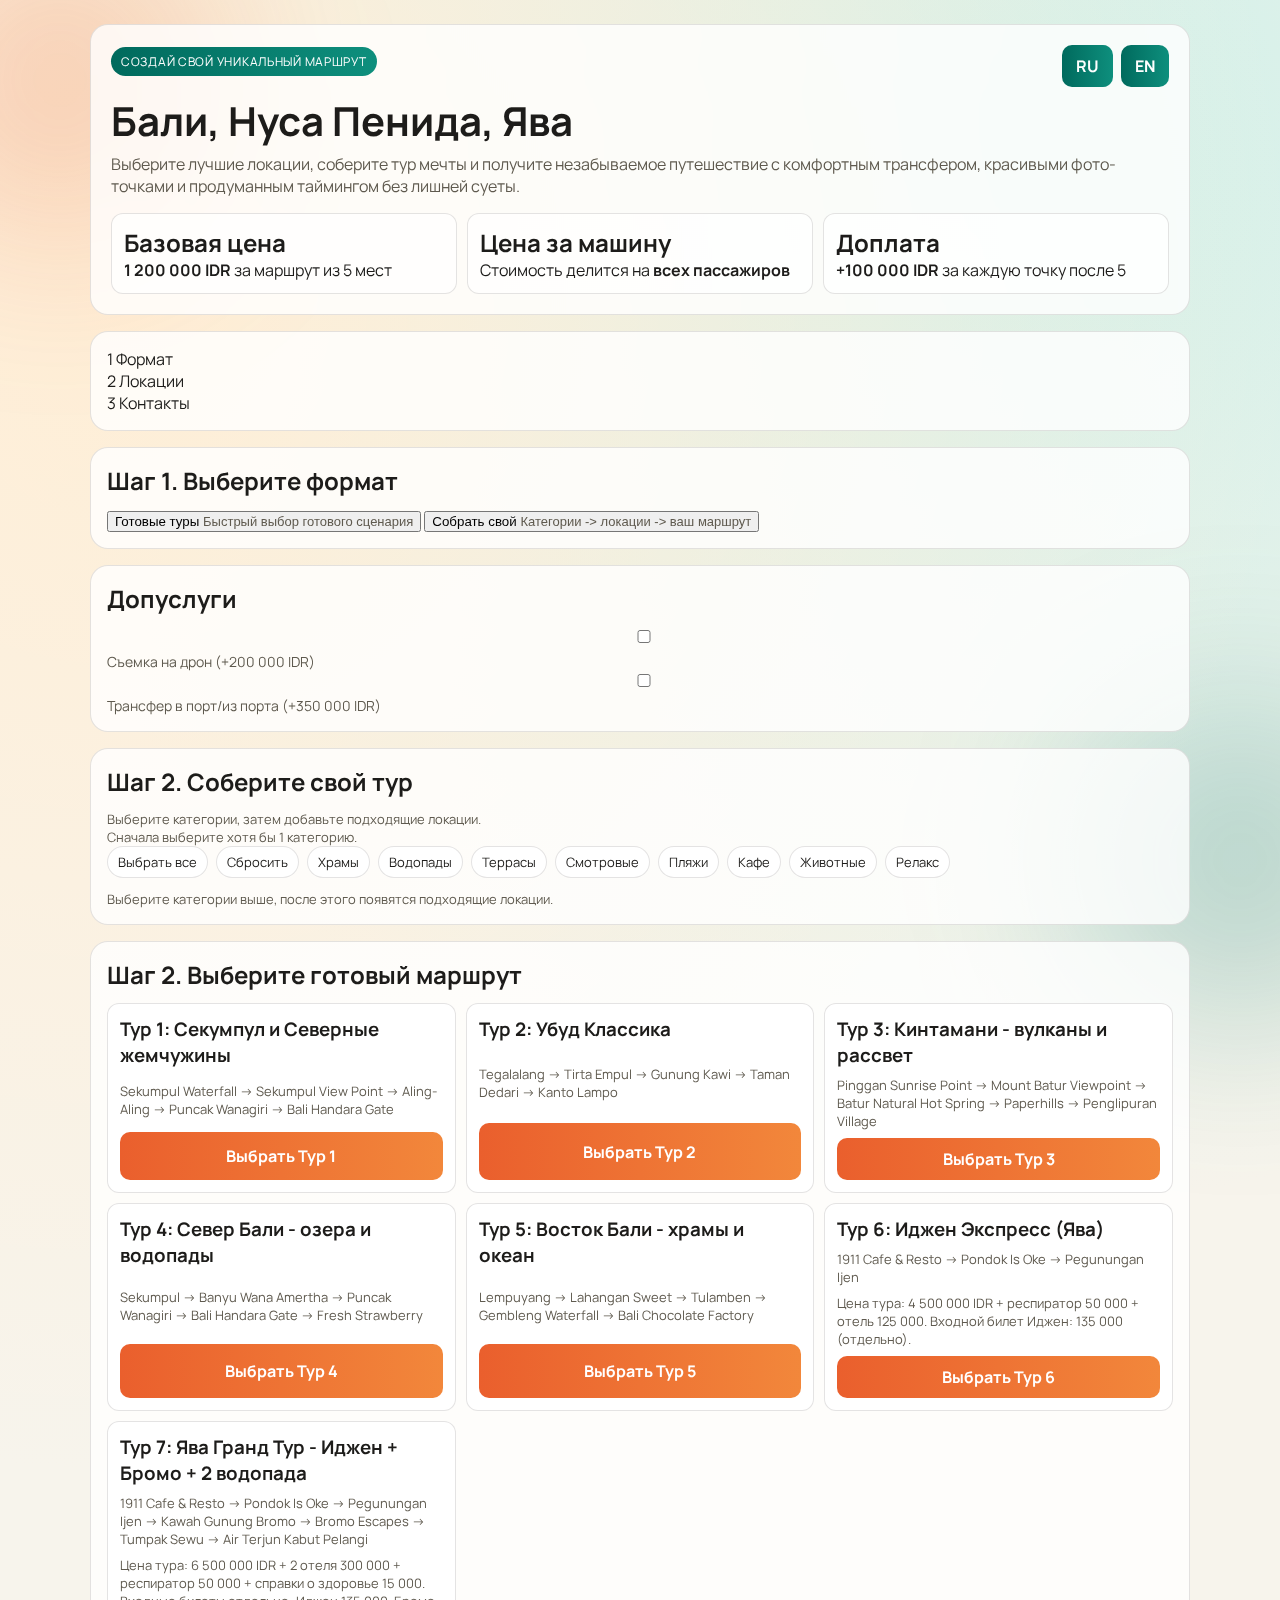
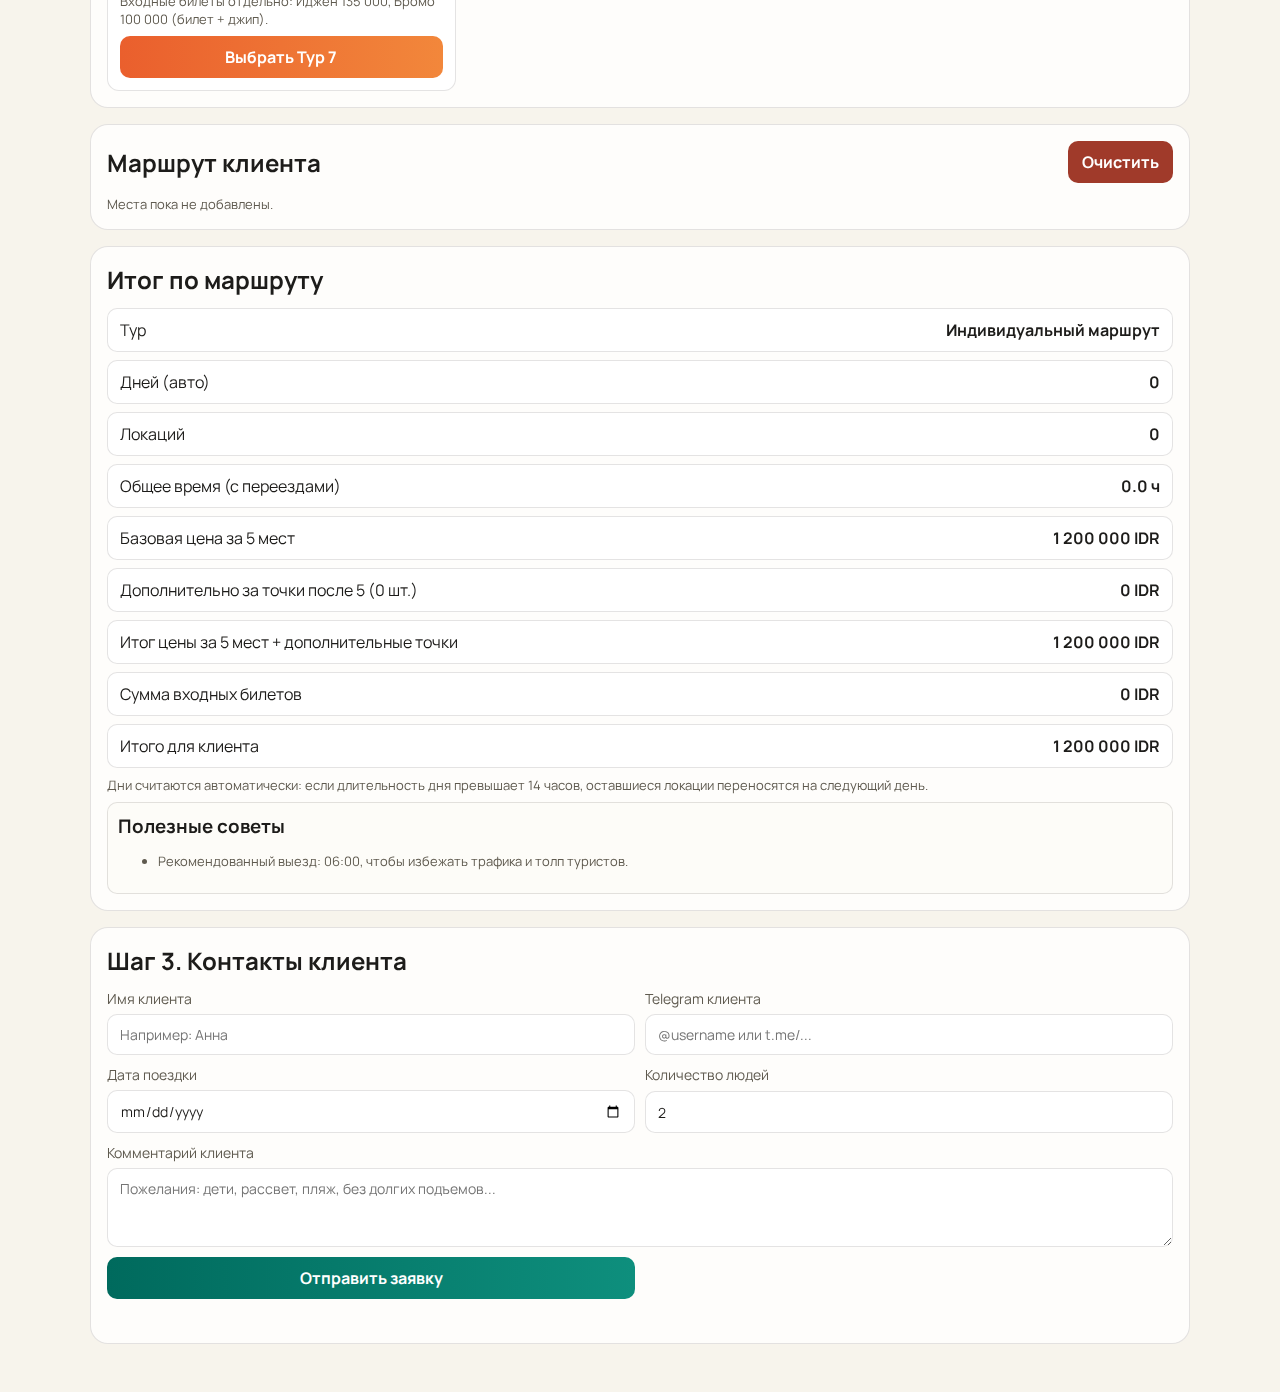
<file: index.html>
<!doctype html>
<html lang="ru">
  <head>
    <meta charset="UTF-8" />
    <meta name="viewport" content="width=device-width, initial-scale=1.0" />
    <title>Bali Route Builder</title>
    <link rel="preconnect" href="https://fonts.googleapis.com" />
    <link rel="preconnect" href="https://fonts.gstatic.com" crossorigin />
    <link
      href="https://fonts.googleapis.com/css2?family=Manrope:wght@400;600;700;800&display=swap"
      rel="stylesheet"
    />
    <link rel="stylesheet" href="./styles.css" />
  </head>
  <body>
    <div class="bg-shape bg-shape-1"></div>
    <div class="bg-shape bg-shape-2"></div>

    <main class="app">
      <header class="hero">
        <div class="panel-head row">
          <p class="badge" id="heroBadge">Создай свой уникальный маршрут</p>
          <div class="actions">
            <button id="langRuBtn" class="btn btn-ghost" type="button">RU</button>
            <button id="langEnBtn" class="btn btn-ghost" type="button">EN</button>
          </div>
        </div>
        <h1>Бали, Нуса Пенида, Ява</h1>
        <p class="lead" id="heroLead">
          Выберите лучшие локации, соберите тур мечты и получите незабываемое
          путешествие с комфортным трансфером, красивыми фото-точками и
          продуманным таймингом без лишней суеты.
        </p>
        <div class="hero-grid">
          <article class="hero-card">
            <h2>Базовая цена</h2>
            <p><strong>1 200 000 IDR</strong> за маршрут из 5 мест</p>
          </article>
          <article class="hero-card">
            <h2>Цена за машину</h2>
            <p>Стоимость делится на <strong>всех пассажиров</strong></p>
          </article>
          <article class="hero-card">
            <h2>Доплата</h2>
            <p><strong>+100 000 IDR</strong> за каждую точку после 5</p>
          </article>
        </div>
      </header>

      <section class="panel">
        <div class="steps" id="stepProgress">
          <div id="step1" class="step-item active">
            <span class="step-num">1</span>
            <span class="step-text">Формат</span>
          </div>
          <div id="step2" class="step-item">
            <span class="step-num">2</span>
            <span class="step-text">Локации</span>
          </div>
          <div id="step3" class="step-item">
            <span class="step-num">3</span>
            <span class="step-text">Контакты</span>
          </div>
        </div>
      </section>

      <section class="panel">
        <div class="panel-head">
          <h2 id="formatStepTitle">Шаг 1. Выберите формат</h2>
        </div>
        <div class="mode-grid">
          <button id="chooseReadyMode" class="mode-btn" type="button">
            <span id="readyModeTitle">Готовые туры</span>
            <span id="readyModeDesc" class="small">Быстрый выбор готового сценария</span>
          </button>
          <button id="chooseCustomMode" class="mode-btn" type="button">
            <span id="customModeTitle">Собрать свой</span>
            <span id="customModeDesc" class="small">Категории -> локации -> ваш маршрут</span>
          </button>
        </div>
        <p id="modeHint" class="small"></p>
      </section>

      <section class="panel">
        <div class="panel-head">
          <h2 id="addonsTitle">Допуслуги</h2>
        </div>
        <div class="addons-grid">
          <label class="addon-item">
            <input id="addonDrone" type="checkbox" />
            <span id="addonDroneText">Съемка на дрон (+200 000 IDR)</span>
          </label>
          <label class="addon-item">
            <input id="addonPortTransfer" type="checkbox" />
            <span id="addonPortTransferText">Трансфер в порт/из порта (+350 000 IDR)</span>
          </label>
        </div>
      </section>

      <section id="customBuilderSection" class="panel hidden">
        <div class="panel-head row">
          <h2>Шаг 2. Соберите свой тур</h2>
        </div>
        <p class="small">Выберите категории, затем добавьте подходящие локации.</p>
        <p id="catalogStatus" class="small"></p>
        <div id="categoryFilters" class="category-filters"></div>
        <div id="catalogCards" class="catalog-grid"></div>
      </section>

      <section id="readyRoutesSection" class="panel hidden">
        <div class="panel-head">
          <h2>Шаг 2. Выберите готовый маршрут</h2>
        </div>
        <div class="route-list">
          <article class="route-card">
            <h3>Тур 1: Секумпул и Северные жемчужины</h3>
            <p class="small">
              Sekumpul Waterfall -> Sekumpul View Point -> Aling-Aling -> Puncak Wanagiri -> Bali Handara Gate
            </p>
            <button id="addSekumpulRoute" class="btn btn-secondary" type="button">
              Выбрать Тур 1
            </button>
          </article>
          <article class="route-card">
            <h3>Тур 2: Убуд Классика</h3>
            <p class="small">
              Tegalalang -> Tirta Empul -> Gunung Kawi -> Taman Dedari -> Kanto Lampo
            </p>
            <button id="addUbudClassicRoute" class="btn btn-secondary" type="button">
              Выбрать Тур 2
            </button>
          </article>
          <article class="route-card">
            <h3>Тур 3: Кинтамани - вулканы и рассвет</h3>
            <p class="small">
              Pinggan Sunrise Point -> Mount Batur Viewpoint -> Batur Natural Hot Spring -> Paperhills -> Penglipuran Village
            </p>
            <button id="addKintamaniRoute" class="btn btn-secondary" type="button">
              Выбрать Тур 3
            </button>
          </article>
          <article class="route-card">
            <h3>Тур 4: Север Бали - озера и водопады</h3>
            <p class="small">
              Sekumpul -> Banyu Wana Amertha -> Puncak Wanagiri -> Bali Handara Gate -> Fresh Strawberry
            </p>
            <button id="addNorthSideRoute" class="btn btn-secondary" type="button">
              Выбрать Тур 4
            </button>
          </article>
          <article class="route-card">
            <h3>Тур 5: Восток Бали - храмы и океан</h3>
            <p class="small">
              Lempuyang -> Lahangan Sweet -> Tulamben -> Gembleng Waterfall -> Bali Chocolate Factory
            </p>
            <button id="addEastBaliRoute" class="btn btn-secondary" type="button">
              Выбрать Тур 5
            </button>
          </article>
          <article class="route-card">
            <h3>Тур 6: Иджен Экспресс (Ява)</h3>
            <p class="small">
              1911 Cafe & Resto -> Pondok Is Oke -> Pegunungan Ijen
            </p>
            <p class="small">
              Цена тура: 4 500 000 IDR + респиратор 50 000 + отель 125 000. Входной билет Иджен: 135 000 (отдельно).
            </p>
            <button id="addIjenRoute" class="btn btn-secondary" type="button">
              Выбрать Тур 6
            </button>
          </article>
          <article class="route-card">
            <h3>Тур 7: Ява Гранд Тур - Иджен + Бромо + 2 водопада</h3>
            <p class="small">
              1911 Cafe & Resto -> Pondok Is Oke -> Pegunungan Ijen -> Kawah Gunung Bromo -> Bromo Escapes -> Tumpak Sewu -> Air Terjun Kabut Pelangi
            </p>
            <p class="small">
              Цена тура: 6 500 000 IDR + 2 отеля 300 000 + респиратор 50 000 + справки о здоровье 15 000. Входные билеты отдельно: Иджен 135 000, Бромо 100 000 (билет + джип).
            </p>
            <button id="addJavaGrandRoute" class="btn btn-secondary" type="button">
              Выбрать Тур 7
            </button>
          </article>
        </div>
      </section>

      <section class="panel">
        <div class="panel-head row">
          <h2>Маршрут клиента</h2>
          <div class="actions">
            <button id="clearAll" class="btn btn-danger" type="button">
              Очистить
            </button>
          </div>
        </div>
        <p id="selectedCountInfo" class="small"></p>
        <div id="places" class="cards"></div>
      </section>

      <section class="panel total">
        <div class="panel-head">
          <h2>Итог по маршруту</h2>
        </div>
        <div id="summary" class="summary"></div>
      </section>

      <section class="panel">
        <div class="panel-head">
          <h2>Шаг 3. Контакты клиента</h2>
        </div>
        <form id="leadForm" class="grid-2">
          <label>
            Имя клиента
            <input id="customerName" required placeholder="Например: Анна" />
          </label>
          <label>
            Telegram клиента
            <input id="customerTelegram" required placeholder="@username или t.me/..." />
          </label>
          <label>
            Дата поездки
            <input id="travelDate" type="date" />
          </label>
          <label>
            Количество людей
            <input id="customerPeople" type="number" min="1" max="20" value="2" />
          </label>
          <label class="full">
            Комментарий клиента
            <textarea
              id="customerNote"
              rows="3"
              placeholder="Пожелания: дети, рассвет, пляж, без долгих подъемов..."
            ></textarea>
          </label>
          <button id="leadSubmitBtn" type="submit" class="btn" disabled>
            Отправить заявку
          </button>
        </form>
        <p id="weeklySlotsBadge" class="small slots-badge"></p>
        <p id="availabilityHint" class="small"></p>
        <p id="leadSubmitHint" class="small"></p>
        <p id="leadResult" class="small notice"></p>
      </section>
    </main>

    <script src="https://telegram.org/js/telegram-web-app.js"></script>
    <script src="./app.js"></script>
  </body>
</html>
</file>
<file: styles.css>
:root {
  --bg: #f7f4ec;
  --ink: #1d1c1a;
  --muted: #5f5a4f;
  --card: rgba(255, 255, 255, 0.8);
  --line: rgba(29, 28, 26, 0.12);
  --accent: #006a5d;
  --accent-2: #ea5f2d;
  --danger: #a03a2a;
}

* {
  box-sizing: border-box;
}

body {
  margin: 0;
  min-height: 100vh;
  font-family: Manrope, sans-serif;
  color: var(--ink);
  background: radial-gradient(circle at 10% 10%, #ffeed6 0, transparent 40%),
    radial-gradient(circle at 80% 5%, #d0f0e9 0, transparent 35%), var(--bg);
}

.bg-shape {
  position: fixed;
  width: 320px;
  height: 320px;
  border-radius: 50%;
  filter: blur(90px);
  z-index: -1;
}

.bg-shape-1 {
  top: -80px;
  left: -100px;
  background: rgba(234, 95, 45, 0.22);
}

.bg-shape-2 {
  bottom: -120px;
  right: -120px;
  background: rgba(0, 106, 93, 0.22);
}

.app {
  width: min(1100px, 92vw);
  margin: 24px auto 48px;
  display: grid;
  gap: 16px;
}

.hero {
  border: 1px solid var(--line);
  border-radius: 18px;
  padding: 20px;
  background: var(--card);
  backdrop-filter: blur(6px);
}

.badge {
  width: fit-content;
  margin: 0 0 10px;
  font-size: 12px;
  letter-spacing: 0.06em;
  text-transform: uppercase;
  color: #fff;
  background: linear-gradient(90deg, var(--accent), #0e8f7d);
  padding: 6px 10px;
  border-radius: 999px;
}

h1,
h2,
h3,
p {
  margin: 0;
}

h1 {
  font-size: clamp(24px, 3.5vw, 40px);
  line-height: 1.1;
}

.lead {
  margin-top: 10px;
  color: var(--muted);
}

.hero-grid {
  margin-top: 16px;
  display: grid;
  gap: 10px;
  grid-template-columns: repeat(auto-fit, minmax(220px, 1fr));
}

.hero-card {
  padding: 12px;
  border: 1px solid var(--line);
  border-radius: 12px;
  background: rgba(255, 255, 255, 0.7);
}

.panel {
  border: 1px solid var(--line);
  border-radius: 18px;
  padding: 16px;
  background: var(--card);
}

.panel-head {
  margin-bottom: 12px;
}

.panel-head.row {
  display: flex;
  justify-content: space-between;
  align-items: center;
  gap: 8px;
  flex-wrap: wrap;
}

.grid-2 {
  display: grid;
  grid-template-columns: repeat(2, minmax(0, 1fr));
  gap: 10px;
}

.full {
  grid-column: 1 / -1;
}

label {
  display: grid;
  gap: 6px;
  font-size: 14px;
  color: var(--muted);
}

input,
select,
textarea {
  width: 100%;
  border: 1px solid var(--line);
  border-radius: 10px;
  background: #fff;
  color: var(--ink);
  font: inherit;
  padding: 10px 12px;
}

textarea {
  resize: vertical;
}

.btn {
  border: 0;
  border-radius: 10px;
  padding: 10px 14px;
  font: inherit;
  font-weight: 700;
  color: #fff;
  background: linear-gradient(90deg, var(--accent), #0e8f7d);
  cursor: pointer;
}

.btn-secondary {
  background: linear-gradient(90deg, #ea5f2d, #f2873b);
}

.btn-danger {
  background: var(--danger);
}

.actions {
  display: flex;
  gap: 8px;
  flex-wrap: wrap;
}

.category-filters {
  display: flex;
  gap: 8px;
  flex-wrap: wrap;
  margin-bottom: 12px;
}

.filter-chip {
  border: 1px solid var(--line);
  background: #fff;
  color: var(--ink);
  border-radius: 999px;
  padding: 6px 10px;
  font: inherit;
  font-size: 13px;
  cursor: pointer;
}

.filter-chip.active {
  background: var(--accent);
  color: #fff;
  border-color: transparent;
}

.catalog-grid {
  display: grid;
  grid-template-columns: repeat(auto-fit, minmax(220px, 1fr));
  gap: 10px;
}

.catalog-card {
  border: 1px solid var(--line);
  border-radius: 12px;
  overflow: hidden;
  background: #fff;
  display: grid;
}

.catalog-card img {
  width: 100%;
  height: 130px;
  object-fit: cover;
  display: block;
}

.catalog-body {
  padding: 10px;
  display: grid;
  gap: 6px;
}

.route-list {
  display: grid;
  gap: 10px;
  grid-template-columns: repeat(auto-fit, minmax(280px, 1fr));
}

.route-card {
  border: 1px solid var(--line);
  border-radius: 12px;
  background: #fff;
  padding: 12px;
  display: grid;
  gap: 8px;
}

.cards {
  display: grid;
  gap: 12px;
}

.place-card {
  border: 1px solid var(--line);
  border-radius: 12px;
  overflow: hidden;
  background: #fff;
}

.place-card img {
  width: 100%;
  max-height: 220px;
  object-fit: cover;
  display: block;
}

.place-body {
  padding: 12px;
  display: grid;
  gap: 6px;
}

.meta {
  display: flex;
  flex-wrap: wrap;
  gap: 6px;
}

.tag {
  font-size: 12px;
  background: #f0ece2;
  border: 1px solid var(--line);
  border-radius: 999px;
  padding: 3px 8px;
}

.summary {
  display: grid;
  gap: 8px;
}

.sum-row {
  border: 1px solid var(--line);
  border-radius: 10px;
  padding: 10px 12px;
  background: #fff;
  display: flex;
  justify-content: space-between;
  gap: 10px;
}

.day-box {
  border: 1px solid var(--line);
  border-radius: 10px;
  padding: 10px;
  background: #fdfcf8;
}

.small {
  color: var(--muted);
  font-size: 13px;
}

.notice {
  margin-top: 10px;
  min-height: 18px;
}

.notice-ok {
  color: #0b6d52;
}

.notice-error {
  color: #9e2a1f;
}

@media (max-width: 860px) {
  .grid-2 {
    grid-template-columns: 1fr;
  }
}
</file>
